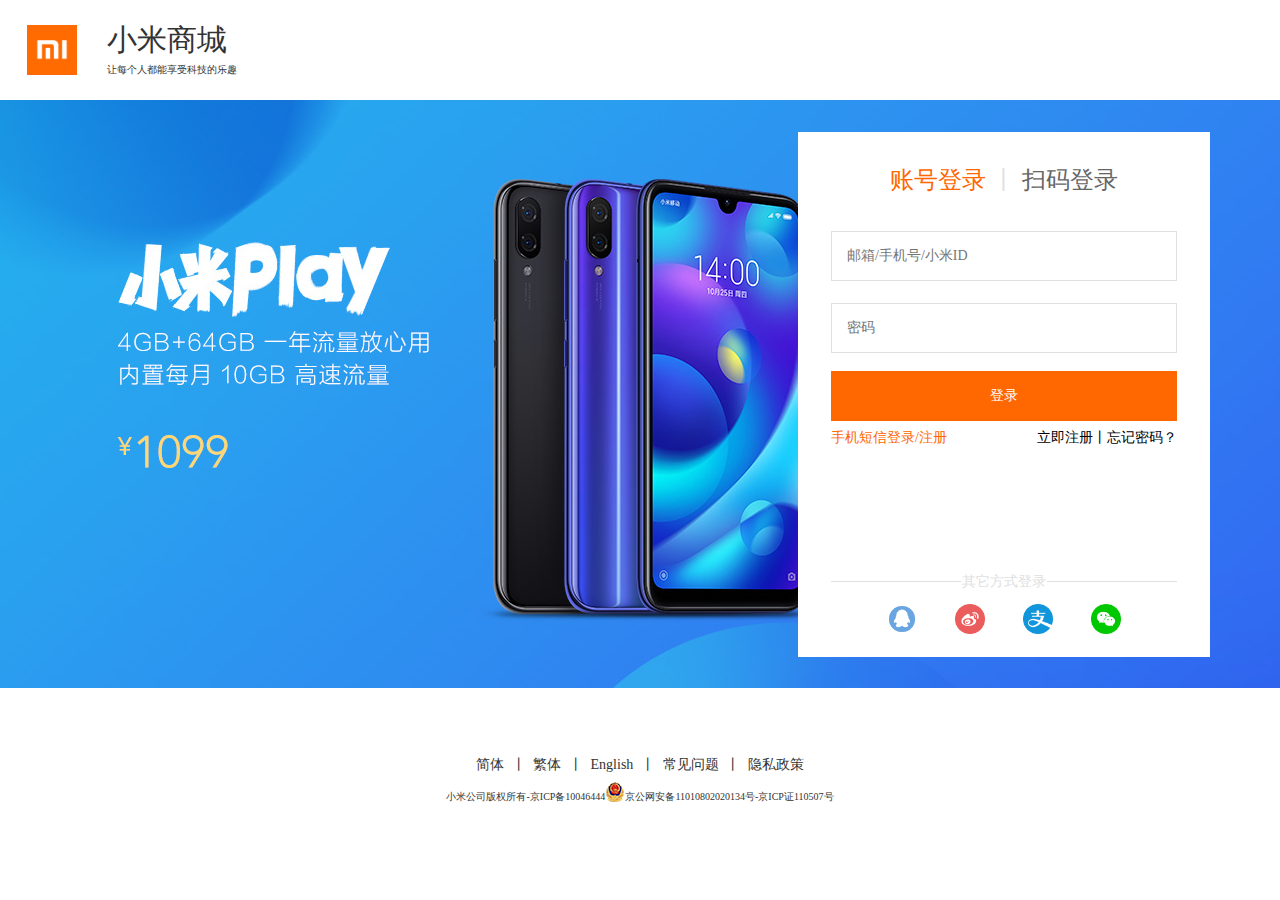
<file: denglu.html>
<!DOCTYPE html>
<html>
	<head>
		<meta charset="utf-8">
		<link rel="stylesheet" href="css/base.css" />
		<link rel="stylesheet" href="css/denglu.css" />
		<title>登录</title>
	</head>
	<body>
		<!-- 头部开始 -->
		<div class="head">
			<div class="head1">
				<div class="biaozhi">
					<div class="picture">
						<img src="img/mi03.png" >
					</div>
					<div class="text-box">
						<div class="t1">小米商城</div>
						<div class="t2">让每个人都能享受科技的乐趣</div>
					</div>
				</div>
			</div>
		</div>
		<!-- 头部结束 -->
		<!-- 中间开始 -->
		<div class="datu">
			<img src="img/大图.jpg">
			<div class="kuang">
				<div class="kuang1">
					<span class="zi1">账号登录</span>
					<span class="zi2">丨</span>
					<span class="zi3">扫码登录</span>
				</div>
				
				<div class="kuang1">
					<input type="username" placeholder="邮箱/手机号/小米ID">
				</div>
				<div class="kuang1">
					<input type="password" placeholder="密码">
				</div>
				
				<div class="kuang1 flag">登录</div>
				
				<div class="kuang2">
					<span class="zi4">手机短信登录/注册</span>
					<span>立即注册丨忘记密码？</span>
				</div>
				
				<div class="kuang3">
					<div class="line"></div>
					<span>其它方式登录</span>
					<div class="line"></div>
				</div>
				
				<div class="kuang4">
					<img src="img/icon_QQ.png" >
					<img src="img/微博图标.png" >
					<img src="img/支付宝图标.png" >
					<img src="img/微信登录.png" >
				</div>
				
			</div>
		</div>
		<!-- 中间结束 -->
		<!-- 底部开始 -->
		<div class="dibu">
			<div class="qq1">
				<span>简体</span>
				<span>丨</span>
				<span>繁体</span>
				<span>丨</span>
				<span>English</span>
				<span>丨</span>
				<span>常见问题</span>
				<span>丨</span>
				<span>隐私政策</span>
			</div>
			<div class="qq2">
				<span>小米公司版权所有-京ICP备10046444</span>
				<img src="img/国徽.png" >
				<span>京公网安备11010802020134号-京ICP证110507号</span>
			</div>
		</div>
		<!-- 底部结束 -->
	</body>
</html>
</file>
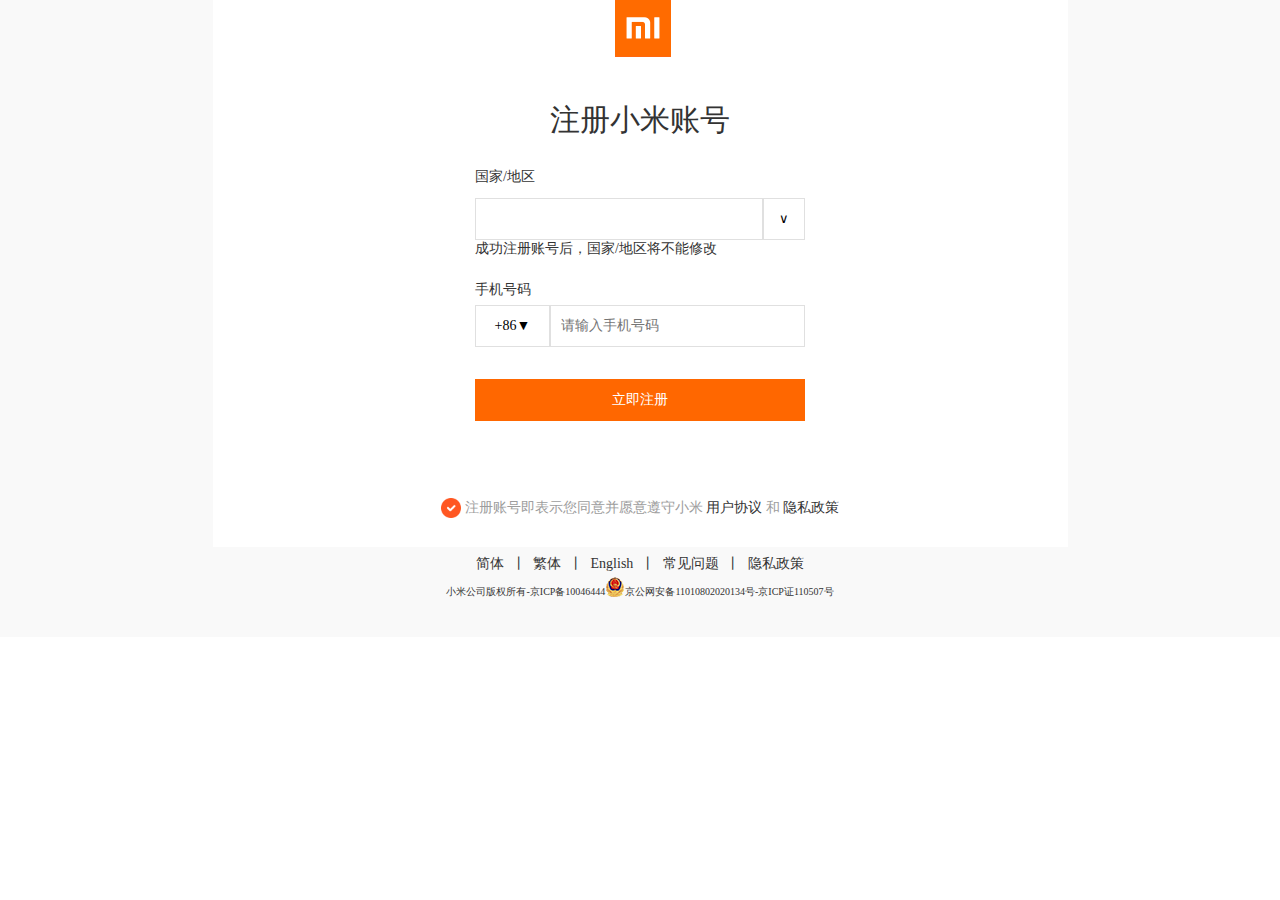
<file: zhuce.html>
<!DOCTYPE html>
<html>
	<head>
		<meta charset="utf-8">
		<link rel="stylesheet" href="css/base.css" />
		<link rel="stylesheet" href="css/zhuce.css" />
		<title>注册</title>
	</head>
	<body>
	<!-- 开始 -->
	<div class="background">
		<div class="middle-box">
			<div class="top">
				<div class="picture">
				  <img src="img/mi03.png" >
				</div>
				<div class="box1">注册小米账号</div>
				<div class="box2">
					<span>国家/地区</span>
				</div>
                <div class="box3">
					<option value="中国"></option>
					<button type="button" >∨</button>
				</div>
				
				<div class="box4">
					<span>成功注册账号后，国家/地区将不能修改</span>
				</div>
				
				<div class="box5">
					<span>手机号码</span>
				</div>
				
				<div class="box6">
					<button type="button">+86▼</button>
					<input type="shuru" placeholder="请输入手机号码"> 
				</div>

                <div class="box7">立即注册</div>
				
				<div class="box8">
					<img src="img/选择键.png">
					<span class="tt">注册账号即表示您同意并愿意遵守小米</span>
					<span class="rr">用户协议</span>
					<span class="tt">和</span>
					<span class="rr">隐私政策</span>
				</div>
				
			</div>
			<div class="bottom">
				<div class="qq1">
					<span>简体</span>
					<span>丨</span>
					<span>繁体</span>
					<span>丨</span>
					<span>English</span>
					<span>丨</span>
					<span>常见问题</span>
					<span>丨</span>
					<span>隐私政策</span>
				</div>
				<div class="qq2">
					<span>小米公司版权所有-京ICP备10046444</span>
					<img src="img/国徽.png" >
					<span>京公网安备11010802020134号-京ICP证110507号</span>
				</div>
			</div>
		</div>
	</div>
	
	<!-- 结束 -->
	</body>
</html>
</file>
<file: css/base.css>
*{
	margin: 0;
	padding: 0;
	font-family: "微软雅黑","苹方";
	box-sizing: border-box;
}
@font-face {
  font-family: 'iconfont';  /* project id 986220 */
  src: url('//at.alicdn.com/t/font_986220_zdzqzxem54.eot');
  src: url('//at.alicdn.com/t/font_986220_zdzqzxem54.eot?#iefix') format('embedded-opentype'),
  url('//at.alicdn.com/t/font_986220_zdzqzxem54.woff2') format('woff2'),
  url('//at.alicdn.com/t/font_986220_zdzqzxem54.woff') format('woff'),
  url('//at.alicdn.com/t/font_986220_zdzqzxem54.ttf') format('truetype'),
  url('//at.alicdn.com/t/font_986220_zdzqzxem54.svg#iconfont') format('svg');
}
.iconfont{
	font-family: iconfont;
}
</file>
<file: css/denglu.css>
.head{
	width: 100%;
	height: 100px;
}
.head1{
	width: 1226px;
	height: 100%;
	margin: 0 auto;
	padding: 25px 0;
	box-sizing: border-box;
}
.head1 .biaozhi{
	width: 210px;
	height: 50px;
	display: flex;
	justify-content: space-between;
}
.biaozhi .picture{
	width: 50px;
	height: 50px;
	background: yellow;
}
.biaozhi .picture>img{
	width: 50px;
	height: 50px;
}
.biaozhi .text-box{
	/* width: 140px; */
	height: 50px;
	display: flex;
	flex-direction: column;
	justify-content: space-between;
}
.biaozhi .text-box .t1{
	font-size: 30px;
	color: #333;
	line-height: 30px;
}
.biaozhi .text-box .t2{
	font-size: 10px;
	color: #333;
	line-height: 10px;
}
.datu{
	width: 100%;
	height: 588px;
	background: yellow;
	position: relative;
	overflow: hidden;
}
/* .datu::-webkit-scrollbar{
	width: 0;
	height: 0;
} */
.datu>img{
	/* width: 100%; */
	height: 588px;
	position: absolute;
	left: -597px;
}
.datu .kuang{
	width: 412px;
	height: 525px;
	background: #fff;
	position: absolute;
	right: 70px;
	bottom: 31.5px;
	padding: 23px 33px;
	box-sizing: border-box;
}
.datu .kuang .kuang1{
	width: 346px;
	height: 50px;
	font-size: 24px;
	text-align: center;
	line-height: 50px;
	margin-bottom: 22px;
}
.datu .kuang .kuang1 .zi1{
	color: #ff6700;
}
.datu .kuang .kuang1 .zi2{
	color: #e0e0e0;
}
.datu .kuang .kuang1 .zi3{
	color: #666;
}
.datu .kuang .flag{
	font-size: 14px;
	color: #fff;
	background: #ff6700;
	margin-bottom: 10px;
}
.datu .kuang .kuang1>input{
	width: 100%;
	height: 100%;
	border: 1px solid #e0e0e0;
	box-sizing: border-box;
	font-size: 14px;
	color: #9d9d9d;
	padding: 0 15px;
}
.datu .kuang .kuang2{
	width: 346px;
	height: 14px;
	font-size: 14px;
	line-height: 14px;
	display: flex;
	justify-content: space-between;
}
.datu .kuang .kuang2 .zi4{
	color: #ff6700;
}
.datu .kuang .kuang3{
	width: 346px;
	height: 14px;
	margin-top: 130px;
	display: flex;
	justify-content: space-between;
	align-items: center;
	font-size: 14px;
color: #e0e0e0;
}
.datu .kuang .kuang3 .line{
	width: 130px;
	height: 1px;
	background: #e0e0e0;
}
.datu .kuang .kuang4{
	width: 235px;
	height: 30px;
	/* background: #fff; */
	margin: 0 auto;
	margin-top: 15px;
	display: flex;
	justify-content: space-between;
}
.datu .kuang .kuang4>img{
	width: 30px;
	height: 30px;
}
.dibu{
	width: 100%;
	height: 150px;
	padding-top: 70px;
	box-sizing: border-box;
}
.dibu .qq1{
	width: 328px;
	height: 14px;
	margin: 0 auto;
	font-size: 14px;
	display: flex;
	justify-content: space-between;
	color: #333;
	line-height: 14px;
}
.dibu .qq2{
	width: 565px;
	height: 20px;
	margin: 0 auto;
	margin-top: 10px;
	display: flex;
	justify-content: center;
}
.dibu .qq2>img{
	width: 20px;
	height: 20px;
	}
.dibu .qq2>span{
	font-size: 10px;
	color: #333;
	line-height: 30px;
}
</file>
<file: css/zhuce.css>
.background{
	width: 100%;
	height: 637px;
	background: #f9f9f9;
}
.background .middle-box{
	width: 855px;
	height: 100%;
	margin: 0 auto;
	text-align: center;
}
.middle-box .top{
	width: 100%;
	height: 547px;
	background: #fff;
}

.middle-box .top .picture{
	width: 50px;
	height: 50px;
	margin: 0 auto;
	background: yellow;
}
.middle-box .top>img{
	width: 50px;
	height: 50px;
}
.middle-box .top .box1{
	font-size: 30px;
	color: #333;
	margin-top: 50px;
}
.middle-box .top .box2{
	width: 330px;
	height: 30px;
	font-size: 14px;
	color: #333;
	margin: 0 auto;
	margin-top: 27px;
}
.middle-box .top .box2>span{
	display: flex;
	justify-content: flex-start;
}
.middle-box .top .box3{
	width: 330px;
	height: 42px;
	display: flex;
	margin: 0 auto;
}
.middle-box .top .box3>option{
	width: 288px;
	height: 42px;
	border: 1px solid #e0e0e0;
	box-sizing: border-box;
	font-size: 14px;
	color: #333;
	text-align: center;
}
.middle-box .top .box3>button{
	width: 42px;
	height: 42px;
	border: 1px solid #e0e0e0;
	box-sizing: border-box;
	background: #fff;
}
.middle-box .top .box4{
	width: 330px;
	height: 30px;
	font-size: 14px;
	color: #333;
	margin: 0 auto;
}
.middle-box .top .box4>span{
	display: flex;
	justify-content: flex-start;
}
.middle-box .top .box5{
	width: 330px;
	height: 30px;
	font-size: 14px;
	color: #333;
	margin: 0 auto;
	margin-top: 5px;
}
.middle-box .top .box5>span{
	display: flex;
	justify-content: flex-start;
	line-height: 30px;
}
.middle-box .top .box6{
	width: 330px;
	height: 42px;
	display: flex;
	margin: 0 auto;
}
.middle-box .top .box6>input{
	width: 255px;
	height: 42px;
	border: 1px solid #e0e0e0;
	box-sizing: border-box;
	font-size: 14px;
	/* text-align: center; */
	padding: 0 10px;

}
.middle-box .top .box6>button{
	width: 75px;
	height: 42px;
	border: 1px solid #e0e0e0;
	box-sizing: border-box;
	font-size: 14px;
	text-align: center;
	background: #fff;
}
.middle-box .top .box7{
	width: 330px;
	height: 42px;
	margin: 0 auto;
	background: #ff6700;
	margin-top: 32px;
	font-size: 14px;
	color: #FFF;
	text-align: center;
line-height: 42px;
}
.middle-box .top .box8{
	width: 398px;
	height: 20px;
	margin: 0 auto;
	margin-top: 77px;
	display: flex;
font-size: 14px;
text-align: center;
line-height: 20px;
justify-content: space-between;
color: #9d9d9d;
}
.middle-box .top .box8>img{
	width: 20px;
	height: 20px;
}
.middle-box .top .box8 .rr{
	color: #333;
}
.middle-box .bottom{
	width: 100%;
	height: 90px;
	background: #f9f9f9;
}
.bottom .qq1{
	width: 328px;
	height: 14px;
	margin: 0 auto;
	font-size: 14px;
	display: flex;
	justify-content: space-between;
	color: #333;
	line-height: 14px;
	padding: 10px 0;
	box-sizing: border-box;
}
.bottom .qq2{
	width: 565px;
	height: 20px;
	margin: 0 auto;
	margin-top: 10px;
	display: flex;
	justify-content: center;
}
.bottom .qq2>img{
	width: 20px;
	height: 20px;
	}
.bottom .qq2>span{
	font-size: 10px;
	color: #333;
	line-height: 30px;
}
</file>
